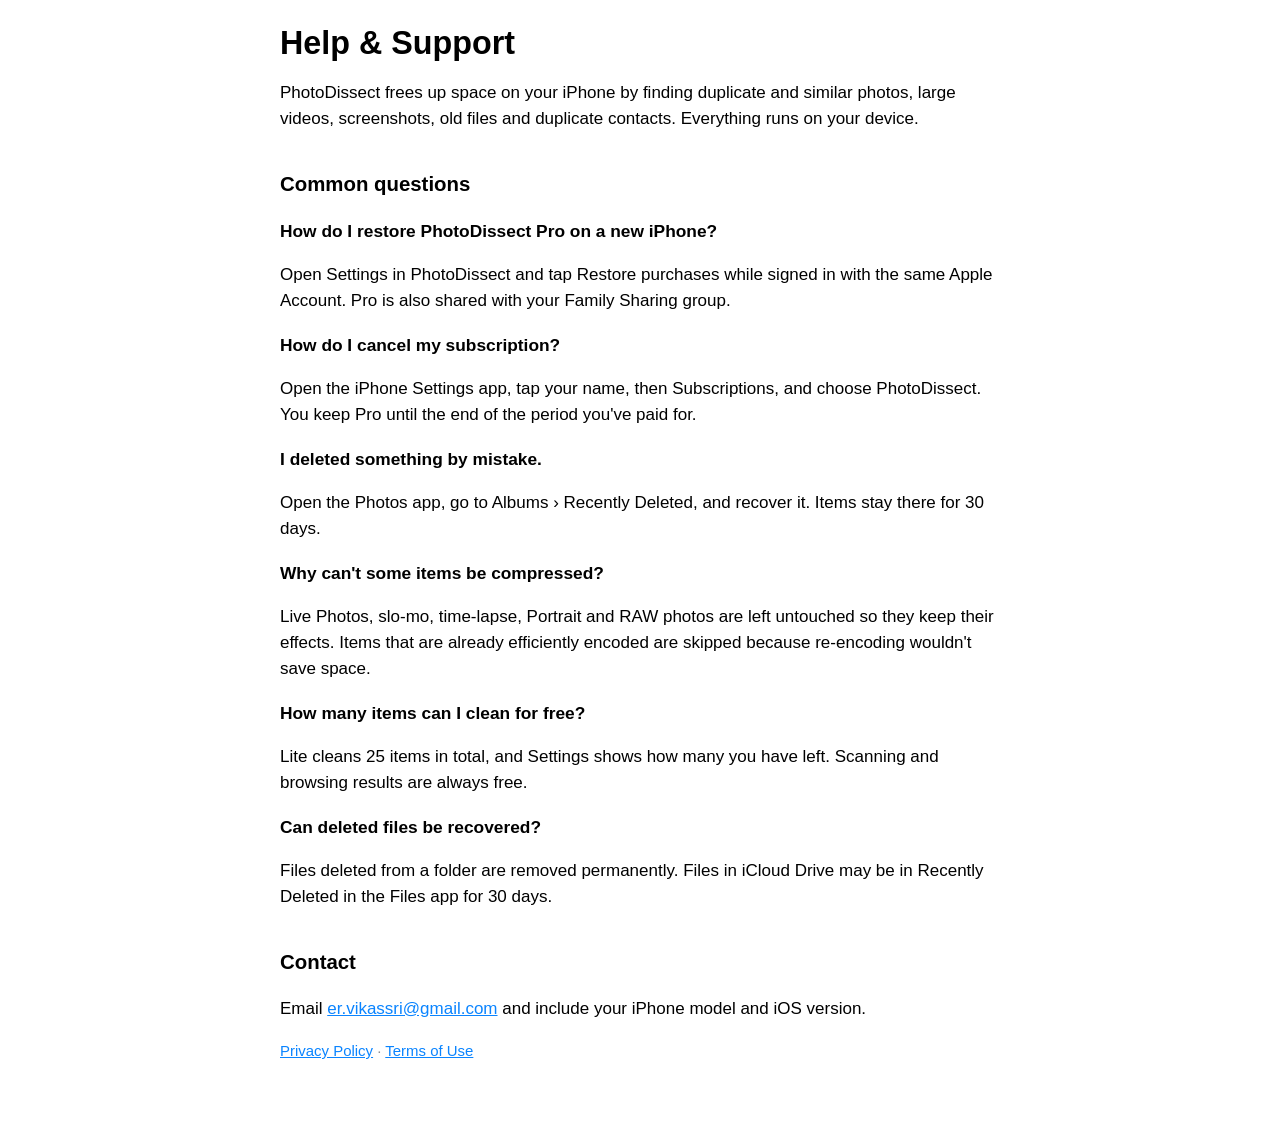
<file: index.html>
<!doctype html>
<html lang="en">
<head>
  <meta charset="utf-8">
  <meta http-equiv="refresh" content="0; url=support.html">
  <title>PhotoDissect</title>
</head>
<body><p><a href="support.html">PhotoDissect Help &amp; Support</a> · <a href="privacy.html">Privacy Policy</a> · <a href="terms.html">Terms of Use</a></p></body>
</html>
</file>
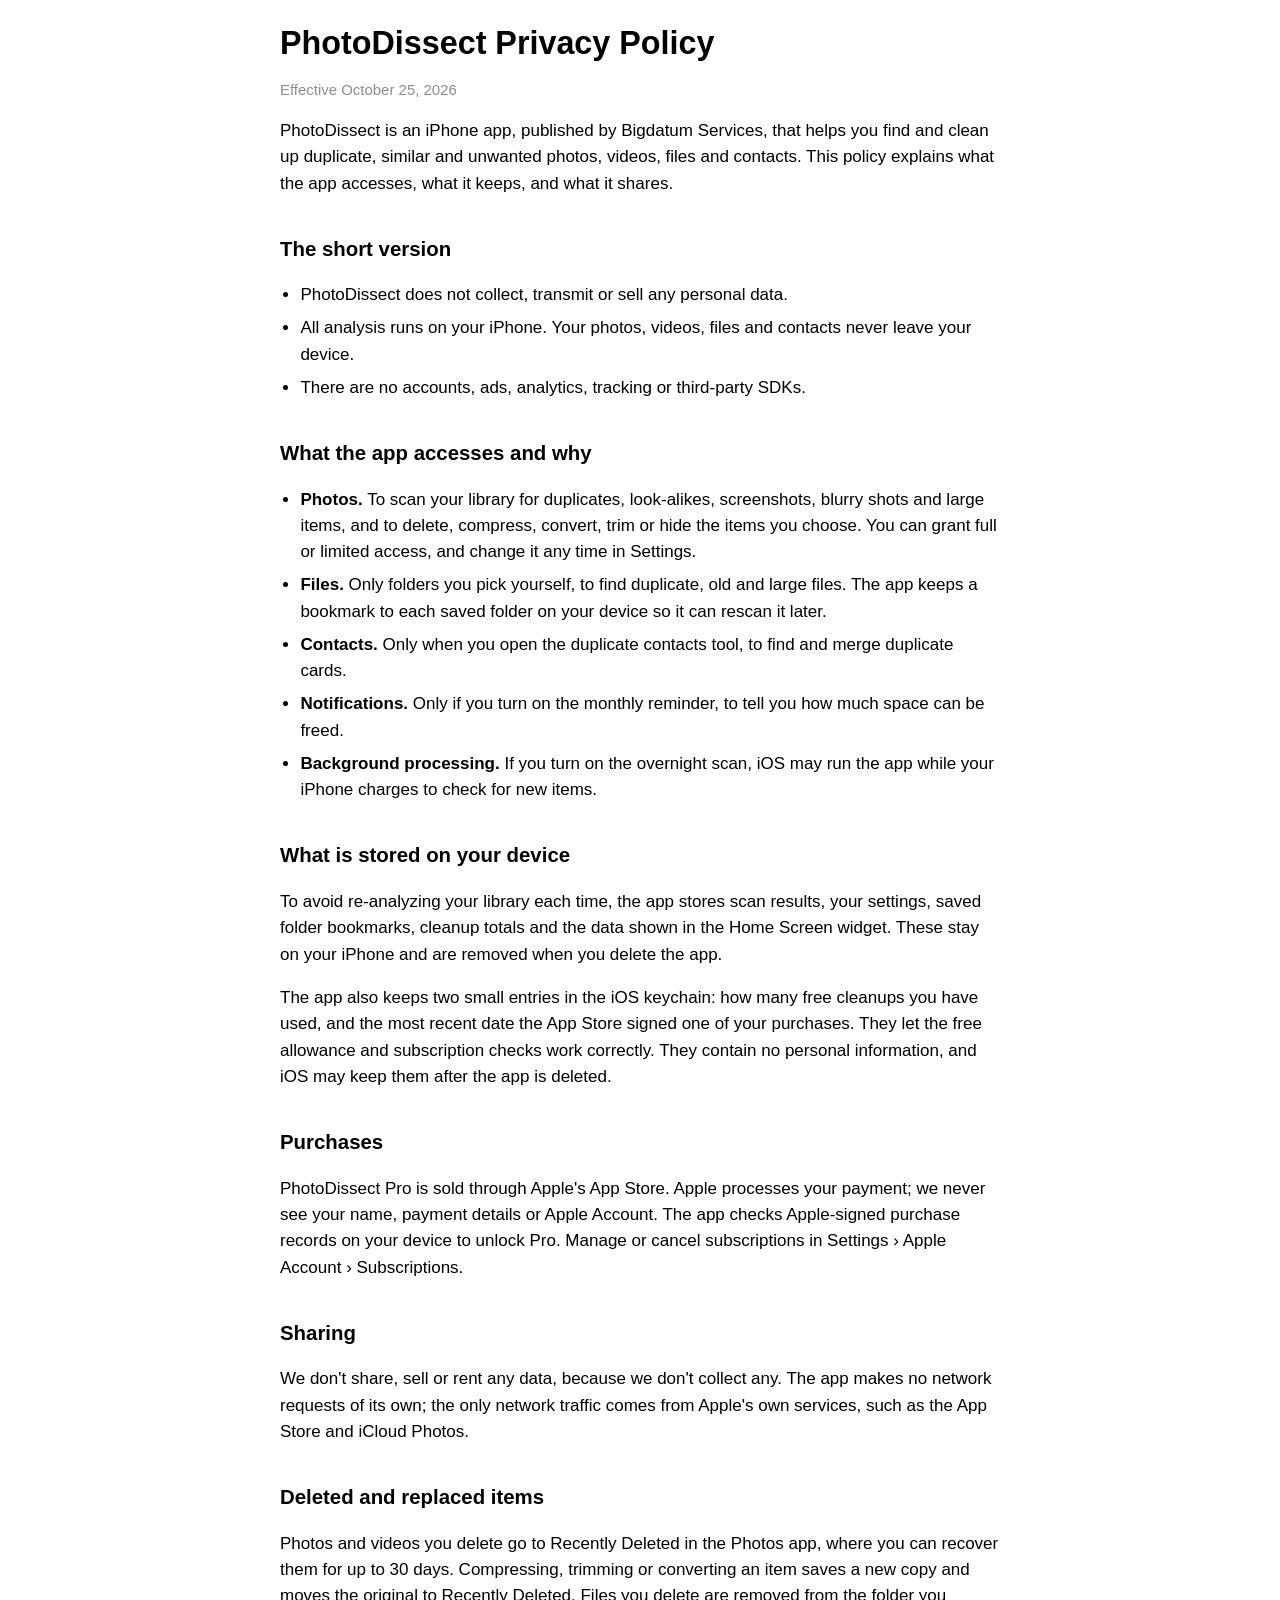
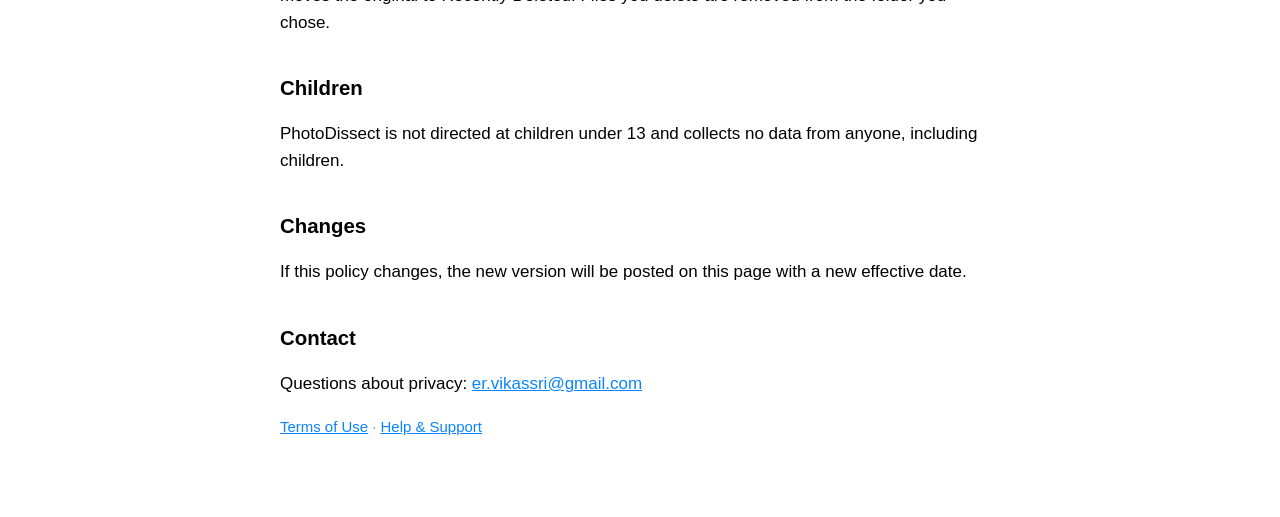
<file: privacy.html>
<!doctype html>
<html lang="en">
<head>
  <meta charset="utf-8">
  <meta name="viewport" content="width=device-width, initial-scale=1">
  <title>PhotoDissect Privacy Policy</title>
  <link rel="stylesheet" href="style.css">
</head>
<body>
<main>
  <h1>PhotoDissect Privacy Policy</h1>
  <p class="meta">Effective October 25, 2026</p>

  <p>PhotoDissect is an iPhone app, published by Bigdatum Services, that helps you find and clean up duplicate, similar and unwanted photos, videos, files and contacts. This policy explains what the app accesses, what it keeps, and what it shares.</p>

  <h2>The short version</h2>
  <ul>
    <li>PhotoDissect does not collect, transmit or sell any personal data.</li>
    <li>All analysis runs on your iPhone. Your photos, videos, files and contacts never leave your device.</li>
    <li>There are no accounts, ads, analytics, tracking or third-party SDKs.</li>
  </ul>

  <h2>What the app accesses and why</h2>
  <ul>
    <li><strong>Photos.</strong> To scan your library for duplicates, look-alikes, screenshots, blurry shots and large items, and to delete, compress, convert, trim or hide the items you choose. You can grant full or limited access, and change it any time in Settings.</li>
    <li><strong>Files.</strong> Only folders you pick yourself, to find duplicate, old and large files. The app keeps a bookmark to each saved folder on your device so it can rescan it later.</li>
    <li><strong>Contacts.</strong> Only when you open the duplicate contacts tool, to find and merge duplicate cards.</li>
    <li><strong>Notifications.</strong> Only if you turn on the monthly reminder, to tell you how much space can be freed.</li>
    <li><strong>Background processing.</strong> If you turn on the overnight scan, iOS may run the app while your iPhone charges to check for new items.</li>
  </ul>

  <h2>What is stored on your device</h2>
  <p>To avoid re-analyzing your library each time, the app stores scan results, your settings, saved folder bookmarks, cleanup totals and the data shown in the Home Screen widget. These stay on your iPhone and are removed when you delete the app.</p>
  <p>The app also keeps two small entries in the iOS keychain: how many free cleanups you have used, and the most recent date the App Store signed one of your purchases. They let the free allowance and subscription checks work correctly. They contain no personal information, and iOS may keep them after the app is deleted.</p>

  <h2>Purchases</h2>
  <p>PhotoDissect Pro is sold through Apple's App Store. Apple processes your payment; we never see your name, payment details or Apple Account. The app checks Apple-signed purchase records on your device to unlock Pro. Manage or cancel subscriptions in Settings › Apple Account › Subscriptions.</p>

  <h2>Sharing</h2>
  <p>We don't share, sell or rent any data, because we don't collect any. The app makes no network requests of its own; the only network traffic comes from Apple's own services, such as the App Store and iCloud Photos.</p>

  <h2>Deleted and replaced items</h2>
  <p>Photos and videos you delete go to Recently Deleted in the Photos app, where you can recover them for up to 30 days. Compressing, trimming or converting an item saves a new copy and moves the original to Recently Deleted. Files you delete are removed from the folder you chose.</p>

  <h2>Children</h2>
  <p>PhotoDissect is not directed at children under 13 and collects no data from anyone, including children.</p>

  <h2>Changes</h2>
  <p>If this policy changes, the new version will be posted on this page with a new effective date.</p>

  <h2>Contact</h2>
  <p>Questions about privacy: <a href="mailto:er.vikassri@gmail.com">er.vikassri@gmail.com</a></p>

  <p class="meta"><a href="terms.html">Terms of Use</a> · <a href="support.html">Help &amp; Support</a></p>
</main>
</body>
</html>
</file>
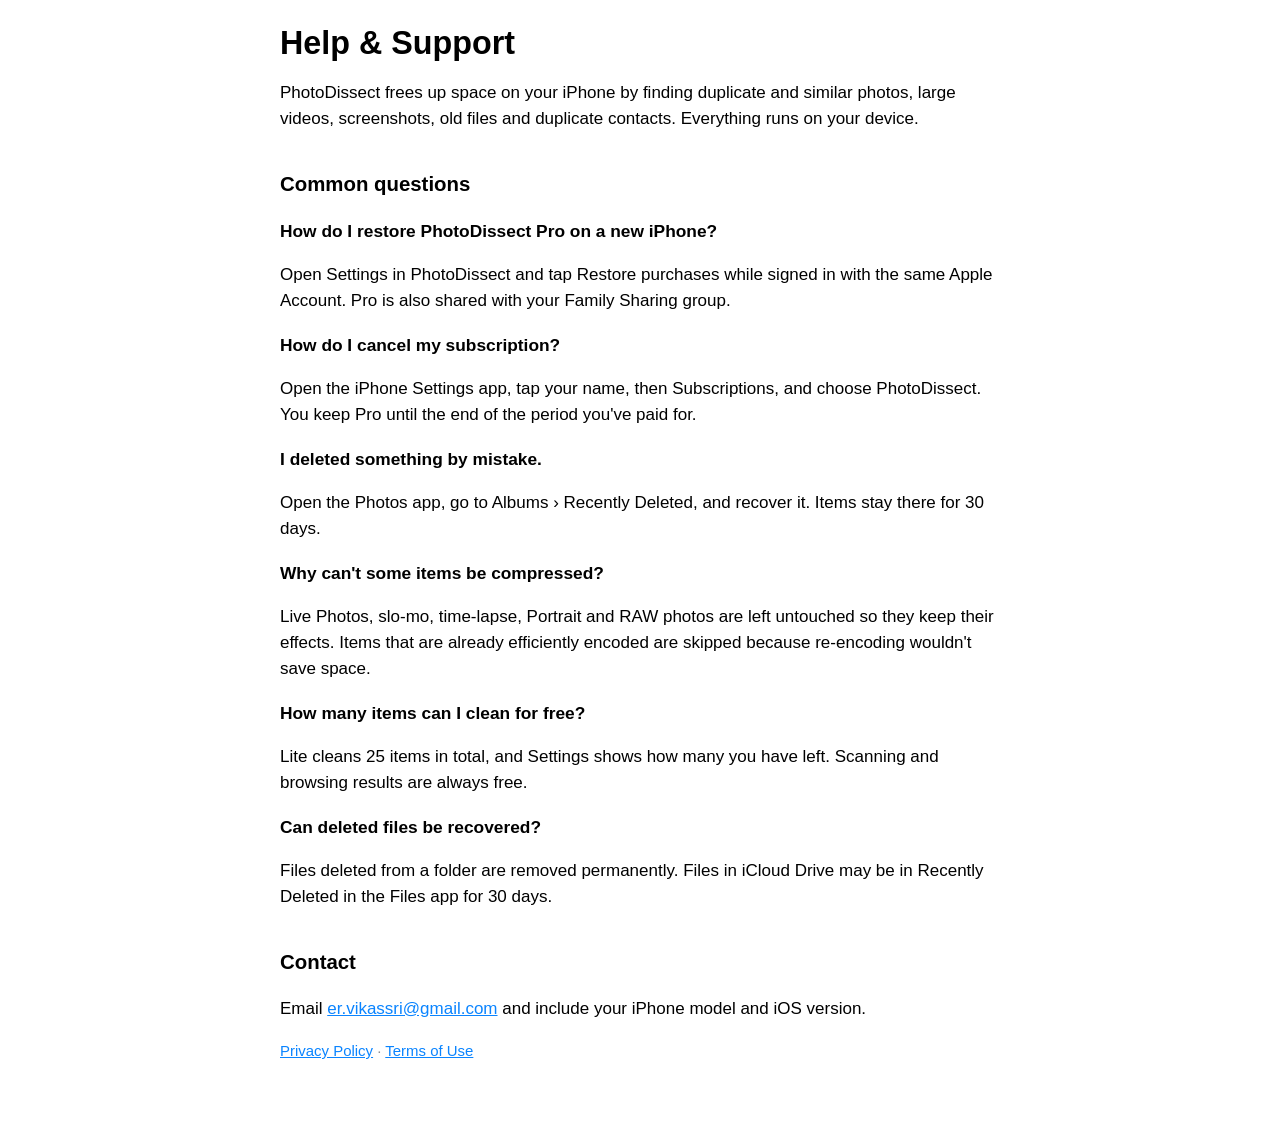
<file: support.html>
<!doctype html>
<html lang="en">
<head>
  <meta charset="utf-8">
  <meta name="viewport" content="width=device-width, initial-scale=1">
  <title>PhotoDissect Help &amp; Support</title>
  <link rel="stylesheet" href="style.css">
</head>
<body>
<main>
  <h1>Help &amp; Support</h1>
  <p>PhotoDissect frees up space on your iPhone by finding duplicate and similar photos, large videos, screenshots, old files and duplicate contacts. Everything runs on your device.</p>

  <h2>Common questions</h2>
  <h3>How do I restore PhotoDissect Pro on a new iPhone?</h3>
  <p>Open Settings in PhotoDissect and tap Restore purchases while signed in with the same Apple Account. Pro is also shared with your Family Sharing group.</p>
  <h3>How do I cancel my subscription?</h3>
  <p>Open the iPhone Settings app, tap your name, then Subscriptions, and choose PhotoDissect. You keep Pro until the end of the period you've paid for.</p>
  <h3>I deleted something by mistake.</h3>
  <p>Open the Photos app, go to Albums › Recently Deleted, and recover it. Items stay there for 30 days.</p>
  <h3>Why can't some items be compressed?</h3>
  <p>Live Photos, slo-mo, time-lapse, Portrait and RAW photos are left untouched so they keep their effects. Items that are already efficiently encoded are skipped because re-encoding wouldn't save space.</p>

  <h3>How many items can I clean for free?</h3>
  <p>Lite cleans 25 items in total, and Settings shows how many you have left. Scanning and browsing results are always free.</p>
  <h3>Can deleted files be recovered?</h3>
  <p>Files deleted from a folder are removed permanently. Files in iCloud Drive may be in Recently Deleted in the Files app for 30 days.</p>

  <h2>Contact</h2>
  <p>Email <a href="mailto:er.vikassri@gmail.com">er.vikassri@gmail.com</a> and include your iPhone model and iOS version.</p>

  <p class="meta"><a href="privacy.html">Privacy Policy</a> · <a href="terms.html">Terms of Use</a></p>
</main>
</body>
</html>
</file>
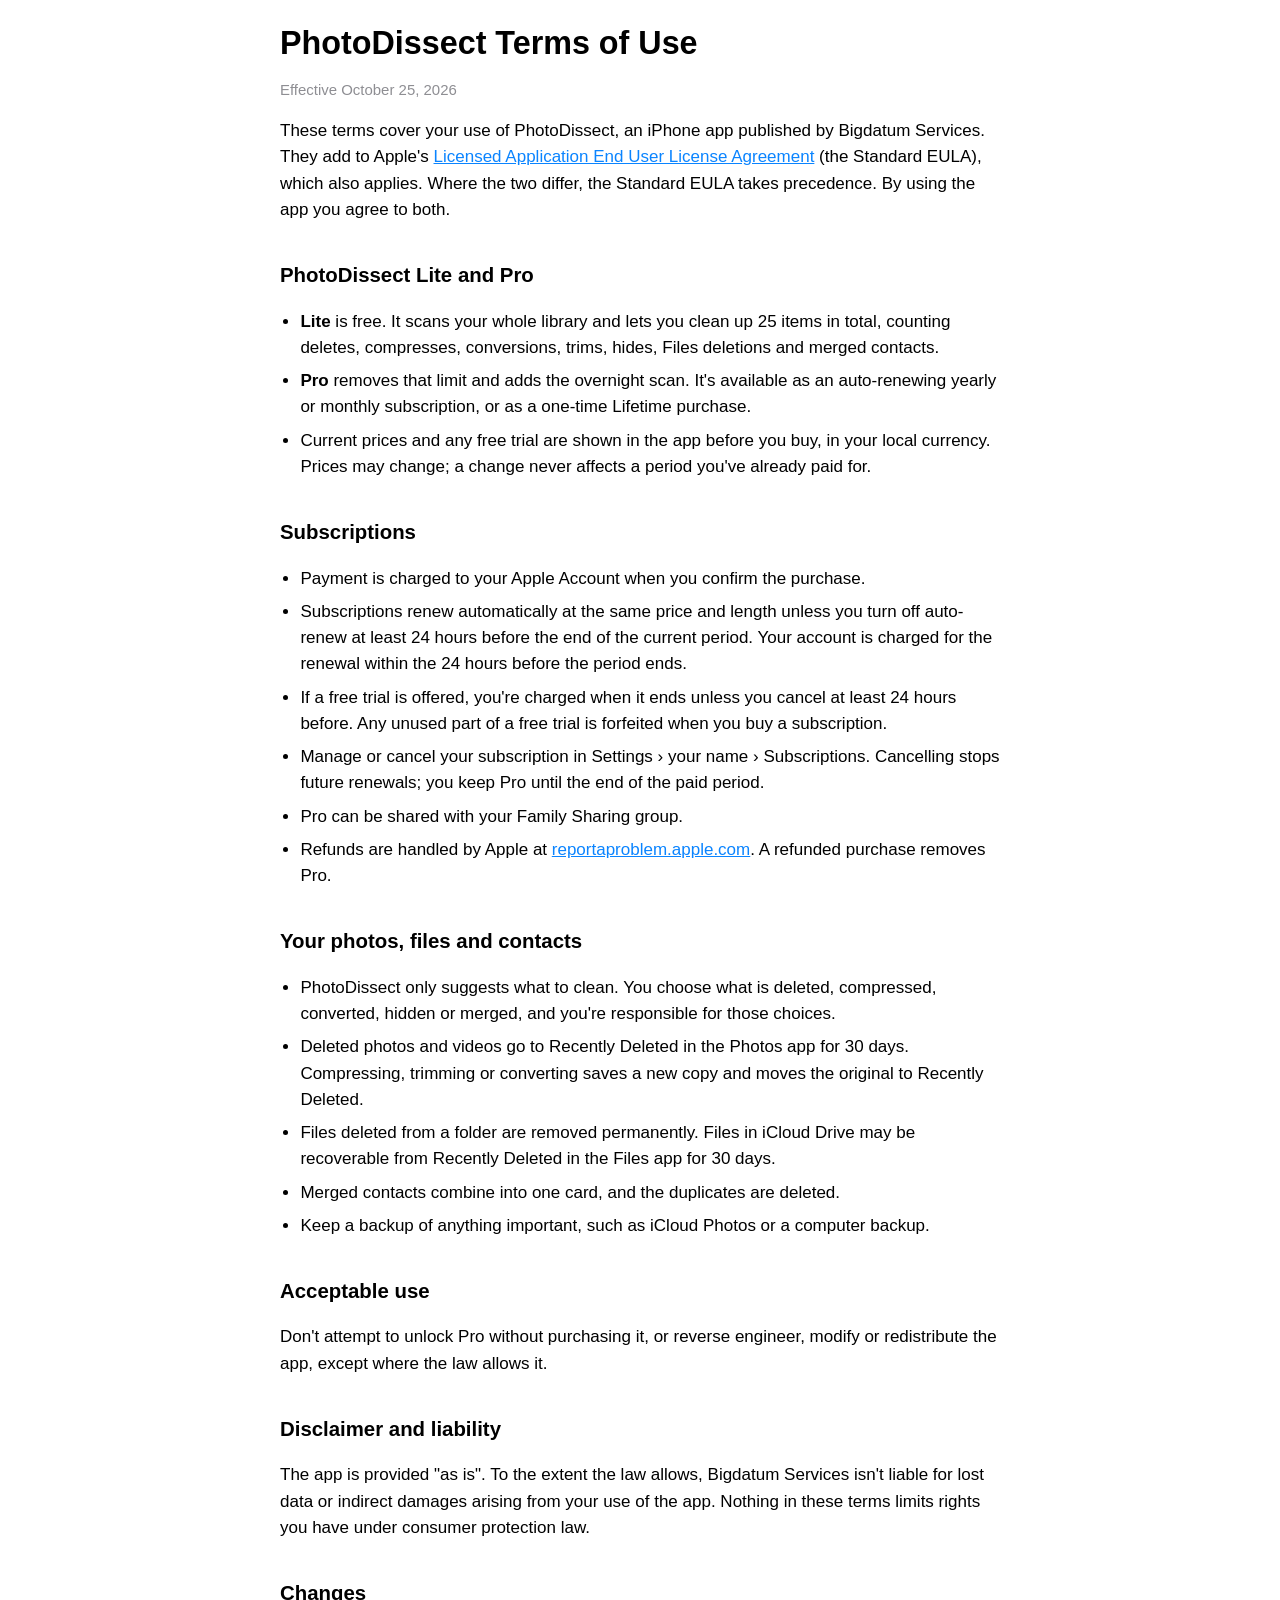
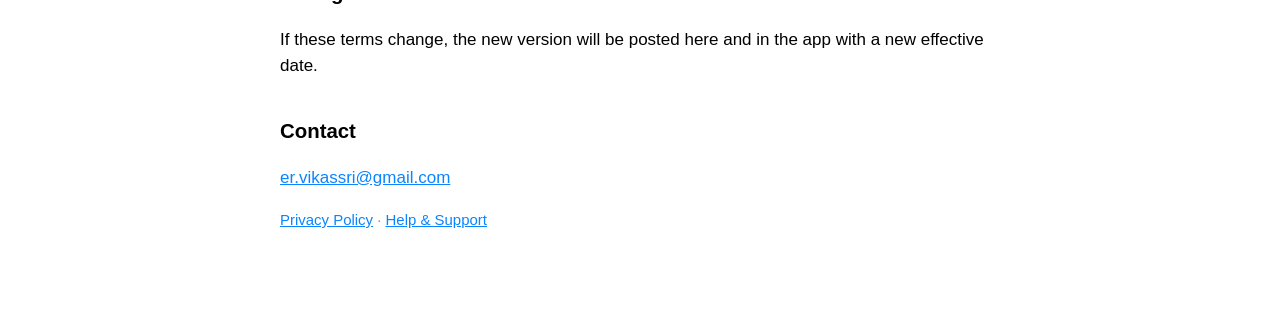
<file: terms.html>
<!doctype html>
<html lang="en">
<head>
  <meta charset="utf-8">
  <meta name="viewport" content="width=device-width, initial-scale=1">
  <title>PhotoDissect Terms of Use</title>
  <link rel="stylesheet" href="style.css">
</head>
<body>
<main>
  <h1>PhotoDissect Terms of Use</h1>
  <p class="meta">Effective October 25, 2026</p>

  <p>These terms cover your use of PhotoDissect, an iPhone app published by Bigdatum Services. They add to Apple's <a href="https://www.apple.com/legal/internet-services/itunes/dev/stdeula/">Licensed Application End User License Agreement</a> (the Standard EULA), which also applies. Where the two differ, the Standard EULA takes precedence. By using the app you agree to both.</p>

  <h2>PhotoDissect Lite and Pro</h2>
  <ul>
    <li><strong>Lite</strong> is free. It scans your whole library and lets you clean up 25 items in total, counting deletes, compresses, conversions, trims, hides, Files deletions and merged contacts.</li>
    <li><strong>Pro</strong> removes that limit and adds the overnight scan. It's available as an auto-renewing yearly or monthly subscription, or as a one-time Lifetime purchase.</li>
    <li>Current prices and any free trial are shown in the app before you buy, in your local currency. Prices may change; a change never affects a period you've already paid for.</li>
  </ul>

  <h2>Subscriptions</h2>
  <ul>
    <li>Payment is charged to your Apple Account when you confirm the purchase.</li>
    <li>Subscriptions renew automatically at the same price and length unless you turn off auto-renew at least 24 hours before the end of the current period. Your account is charged for the renewal within the 24 hours before the period ends.</li>
    <li>If a free trial is offered, you're charged when it ends unless you cancel at least 24 hours before. Any unused part of a free trial is forfeited when you buy a subscription.</li>
    <li>Manage or cancel your subscription in Settings › your name › Subscriptions. Cancelling stops future renewals; you keep Pro until the end of the paid period.</li>
    <li>Pro can be shared with your Family Sharing group.</li>
    <li>Refunds are handled by Apple at <a href="https://reportaproblem.apple.com">reportaproblem.apple.com</a>. A refunded purchase removes Pro.</li>
  </ul>

  <h2>Your photos, files and contacts</h2>
  <ul>
    <li>PhotoDissect only suggests what to clean. You choose what is deleted, compressed, converted, hidden or merged, and you're responsible for those choices.</li>
    <li>Deleted photos and videos go to Recently Deleted in the Photos app for 30 days. Compressing, trimming or converting saves a new copy and moves the original to Recently Deleted.</li>
    <li>Files deleted from a folder are removed permanently. Files in iCloud Drive may be recoverable from Recently Deleted in the Files app for 30 days.</li>
    <li>Merged contacts combine into one card, and the duplicates are deleted.</li>
    <li>Keep a backup of anything important, such as iCloud Photos or a computer backup.</li>
  </ul>

  <h2>Acceptable use</h2>
  <p>Don't attempt to unlock Pro without purchasing it, or reverse engineer, modify or redistribute the app, except where the law allows it.</p>

  <h2>Disclaimer and liability</h2>
  <p>The app is provided "as is". To the extent the law allows, Bigdatum Services isn't liable for lost data or indirect damages arising from your use of the app. Nothing in these terms limits rights you have under consumer protection law.</p>

  <h2>Changes</h2>
  <p>If these terms change, the new version will be posted here and in the app with a new effective date.</p>

  <h2>Contact</h2>
  <p><a href="mailto:er.vikassri@gmail.com">er.vikassri@gmail.com</a></p>

  <p class="meta"><a href="privacy.html">Privacy Policy</a> · <a href="support.html">Help &amp; Support</a></p>
</main>
</body>
</html>
</file>
<file: style.css>
:root { color-scheme: light dark; }
body { margin: 0; font: 17px/1.55 -apple-system, BlinkMacSystemFont, "Segoe UI", sans-serif; background: transparent; }
@supports (font: -apple-system-body) {
  body { font: -apple-system-body; line-height: 1.55; }
}
main { max-width: 720px; margin: 0 auto; padding: 24px 20px 64px; }
h1 { font-size: 1.9em; line-height: 1.2; margin: 0 0 4px; }
h2 { margin-top: 1.8em; font-size: 1.2em; }
h3 { margin-bottom: 4px; font-size: 1.02em; }
ul { padding-left: 1.2em; }
li { margin-bottom: 0.4em; }
.meta { color: #8e8e93; font-size: 0.88em; }
a { color: #0a84ff; }
</file>
